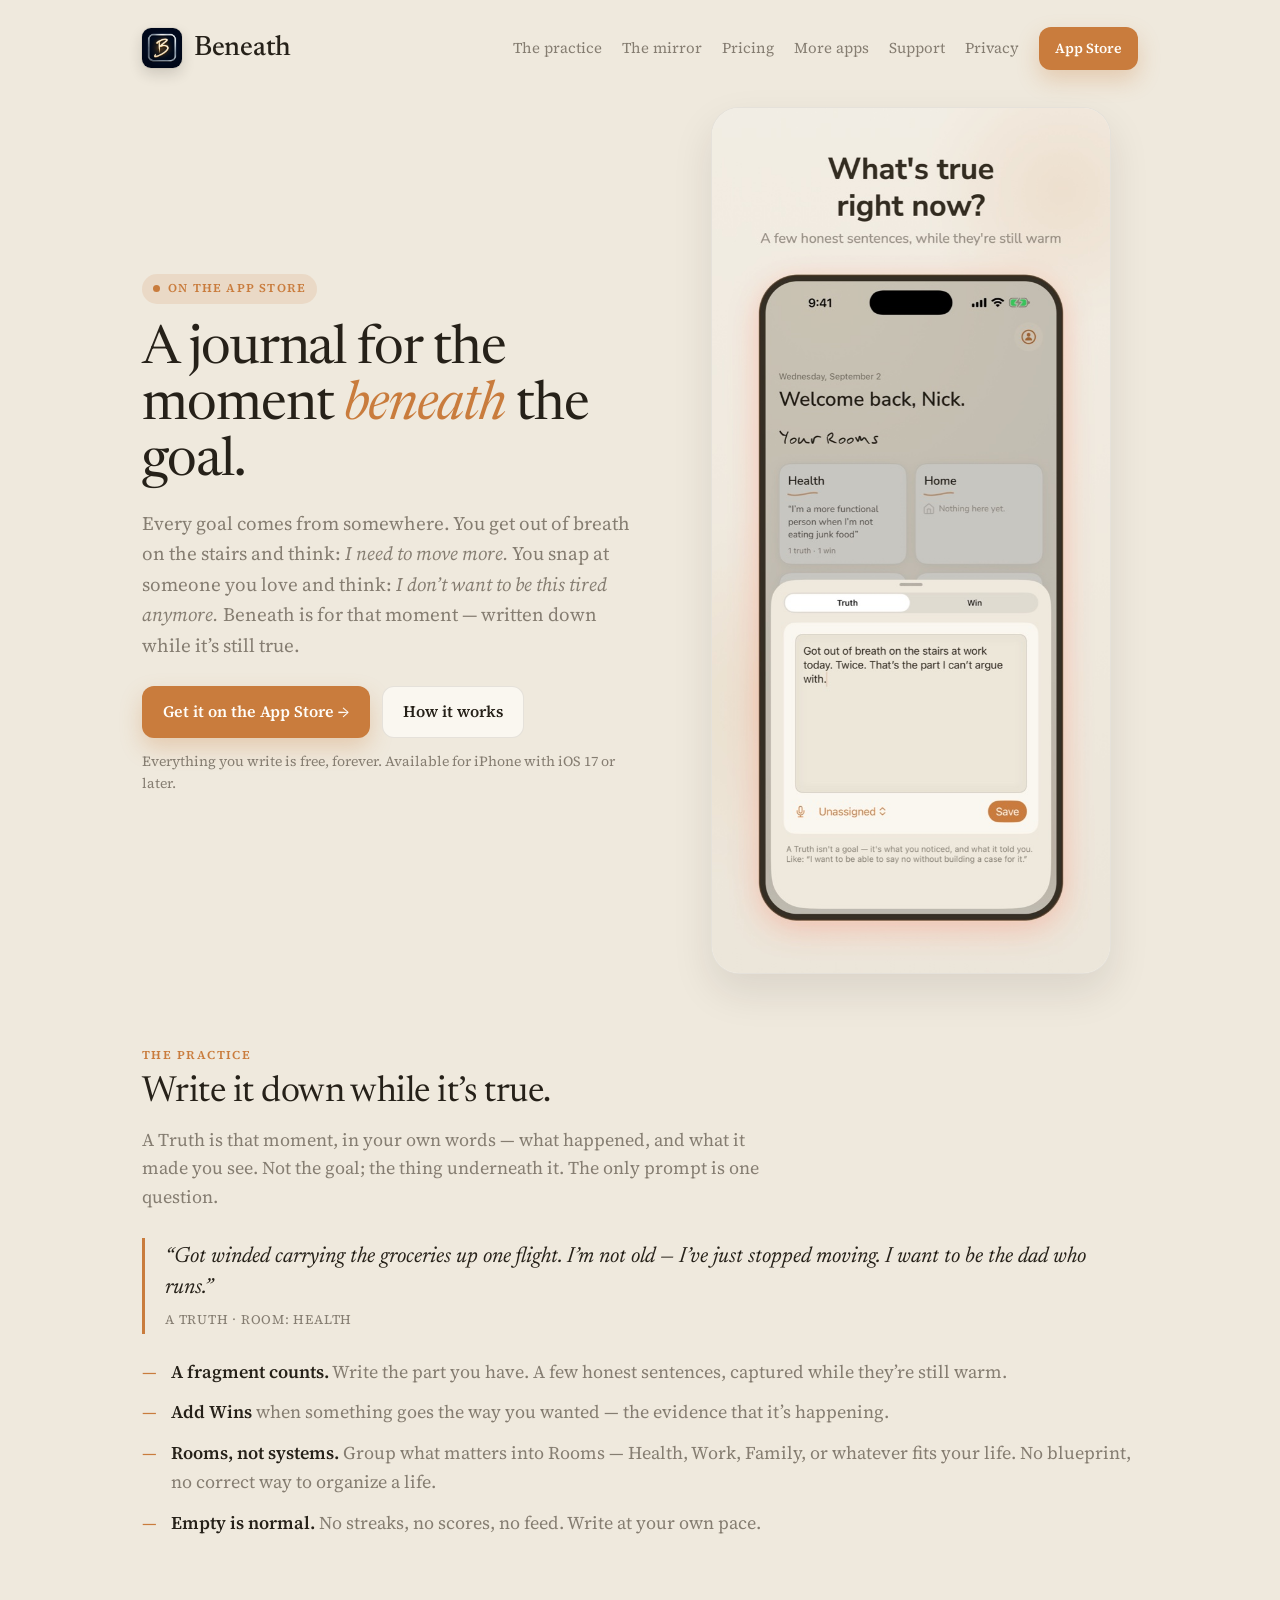
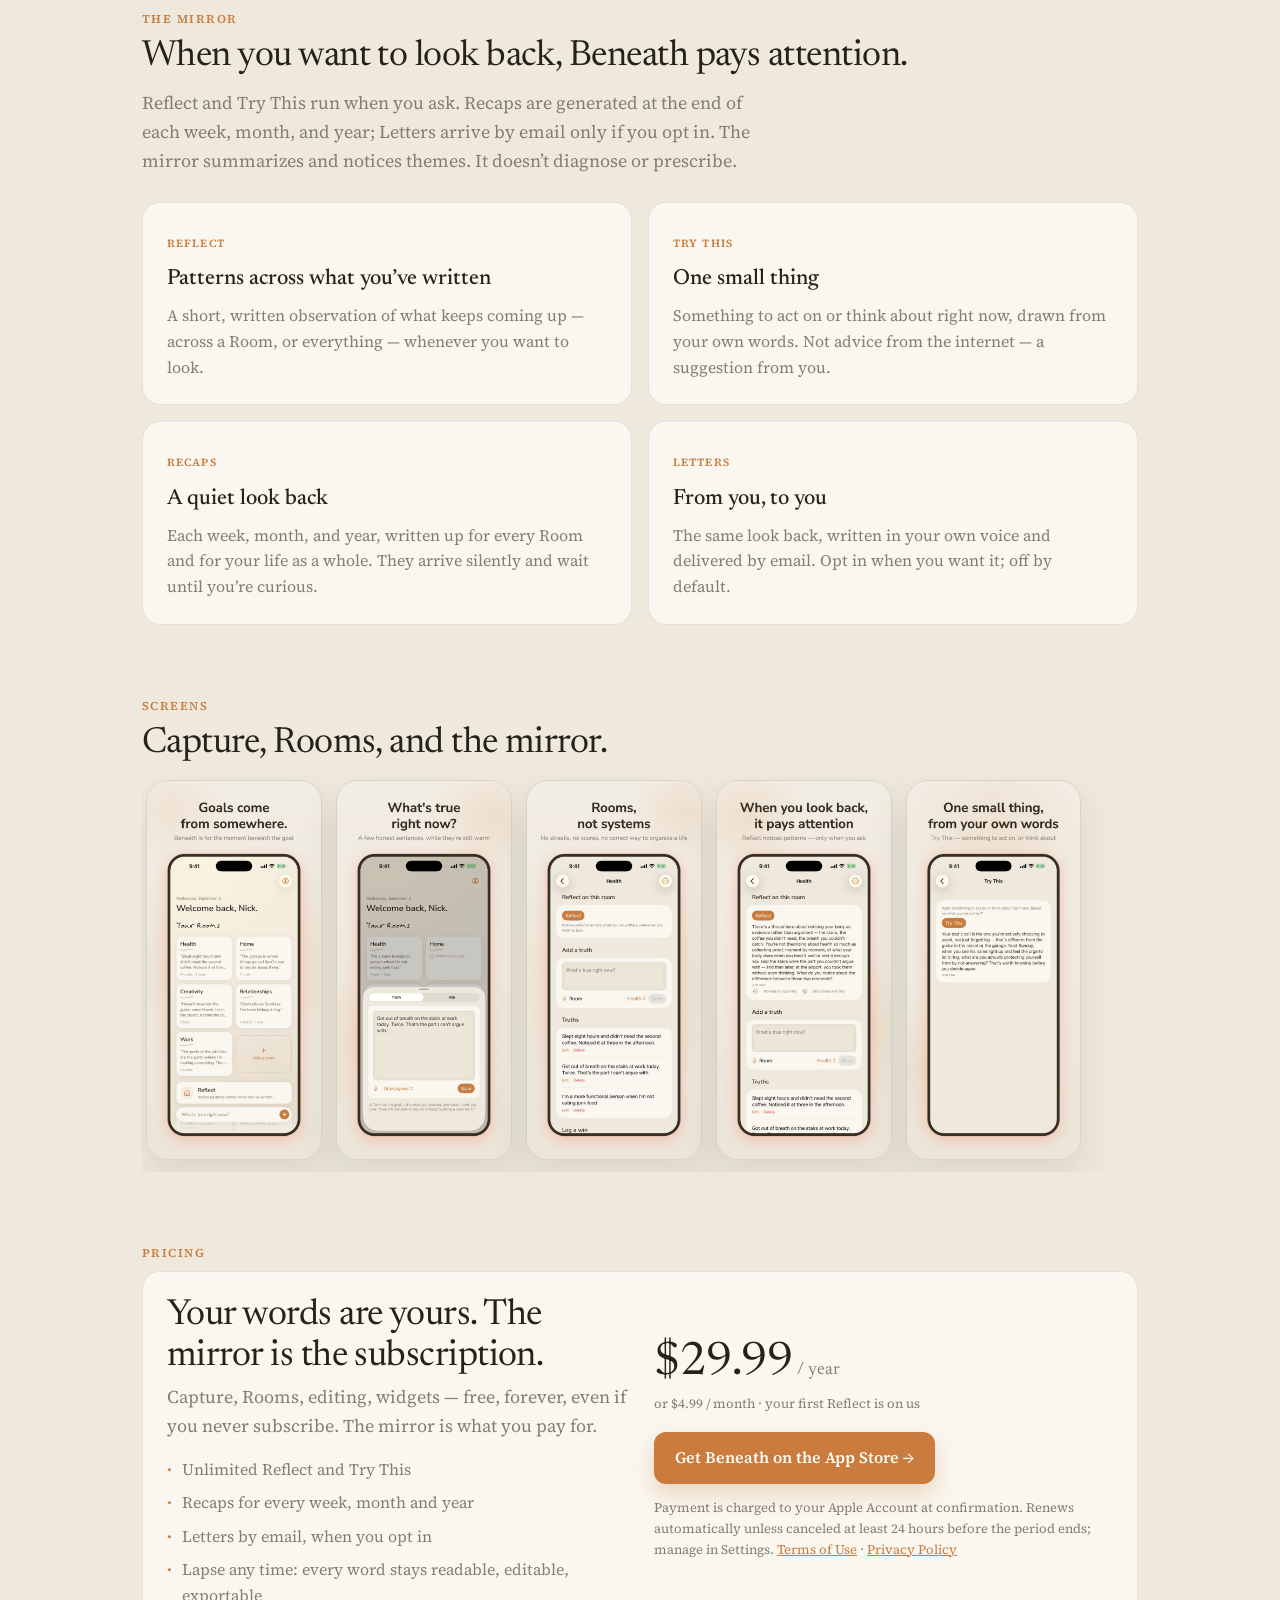
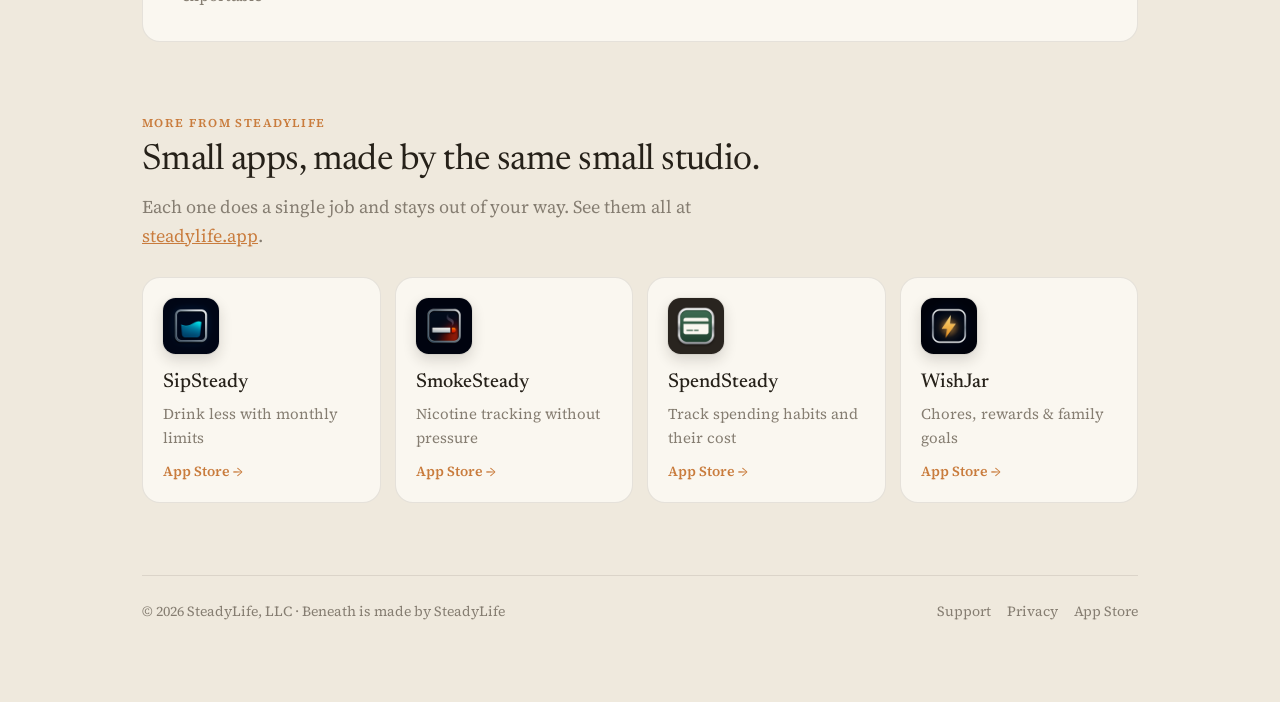
<file: index.html>
<!DOCTYPE html>
<html lang="en">
<head>
  <meta charset="utf-8" />
  <title>Beneath – A journal for the moment beneath the goal</title>
  <meta name="viewport" content="width=device-width, initial-scale=1" />
  <meta name="description" content="Beneath is a journal for the moment beneath the goal. Write down what's true while it's true, keep it in Rooms that fit your life, and when you want to look back, let it pay attention. On the App Store." />
  <meta property="og:title" content="Beneath – Truths & Wins" />
  <meta property="og:description" content="Write down what's true while it's true. A journal for honest moments, on-demand reflections, and quiet periodic recaps." />
  <meta property="og:image" content="https://beneath.ink/img/mk-1-home.jpg" />
  <meta property="og:url" content="https://beneath.ink/" />
  <meta name="theme-color" content="#EFE9DD" />
  <link rel="icon" type="image/png" sizes="32x32" href="/img/favicon-32.png?v=20260921" />
  <link rel="icon" type="image/png" sizes="64x64" href="/img/favicon-64.png?v=20260921" />
  <link rel="apple-touch-icon" href="/img/apple-touch-icon.png?v=20260921" />
  <meta name="apple-itunes-app" content="app-id=6801366688" />
  <link rel="preconnect" href="https://fonts.googleapis.com" />
  <link rel="preconnect" href="https://fonts.gstatic.com" crossorigin />
  <link href="https://fonts.googleapis.com/css2?family=Newsreader:ital,opsz,wght@0,6..72,400;0,6..72,500;1,6..72,400&family=Source+Serif+4:ital,opsz,wght@0,8..60,400;0,8..60,600;1,8..60,400&display=swap" rel="stylesheet" />
  <link rel="stylesheet" href="/site.css" />
  <link rel="canonical" href="https://beneath.ink/" />
<meta name="google-site-verification" content="kTJc04ZSATPjsQ_GRg8Z7I7utS1Azu69BWrXhd5bir4" />
</head>
<body>
  <div class="shell">
    <header>
      <a class="wordmark" href="/">
        <img src="/img/icon-512.png?v=20260921" alt="" width="40" height="40" />
        <span>Beneath</span>
      </a>
      <nav>
        <a href="#practice">The practice</a>
        <a href="#mirror">The mirror</a>
        <a href="#pricing">Pricing</a>
        <a href="#more">More apps</a>
        <a href="/support.html">Support</a>
        <a href="/privacy.html">Privacy</a>
        <a class="btn btn-primary btn-small" href="https://apps.apple.com/app/id6801366688" target="_blank" rel="noopener">App Store</a>
      </nav>
    </header>

    <main>
      <section class="hero">
        <div>
          <div class="chip"><span class="dot"></span>On the App Store</div>
          <h1>A journal for the moment <em>beneath</em> the goal.</h1>
          <p class="lede">
            Every goal comes from somewhere. You get out of breath on the stairs and think: <em>I need to move more.</em> You snap at someone you love and think: <em>I don&rsquo;t want to be this tired anymore.</em> Beneath is for that moment — written down while it&rsquo;s still true.
          </p>
          <div class="cta-row">
            <a class="btn btn-primary" href="https://apps.apple.com/app/id6801366688" target="_blank" rel="noopener">Get it on the App Store →</a>
            <a class="btn btn-ghost" href="#practice">How it works</a>
          </div>
          <p class="cta-note">Everything you write is free, forever. Available for iPhone with iOS 17 or later.</p>
        </div>
        <div class="hero-shot">
          <img src="/img/mk-2-capture.jpg" alt="Beneath — What's true right now?" />
        </div>
      </section>

      <section id="practice">
        <p class="eyebrow">The practice</p>
        <h2>Write it down while it&rsquo;s true.</h2>
        <p class="sub">A Truth is that moment, in your own words — what happened, and what it made you see. Not the goal; the thing underneath it. The only prompt is one question.</p>
        <blockquote class="truth">
          &ldquo;Got winded carrying the groceries up one flight. I&rsquo;m not old — I&rsquo;ve just stopped moving. I want to be the dad who runs.&rdquo;
          <small>A Truth · Room: Health</small>
        </blockquote>
        <ul class="principles">
          <li><span><strong>A fragment counts.</strong> Write the part you have. A few honest sentences, captured while they&rsquo;re still warm.</span></li>
          <li><span><strong>Add Wins</strong> when something goes the way you wanted — the evidence that it&rsquo;s happening.</span></li>
          <li><span><strong>Rooms, not systems.</strong> Group what matters into Rooms — Health, Work, Family, or whatever fits your life. No blueprint, no correct way to organize a life.</span></li>
          <li><span><strong>Empty is normal.</strong> No streaks, no scores, no feed. Write at your own pace.</span></li>
        </ul>
      </section>

      <section id="mirror">
        <p class="eyebrow">The mirror</p>
        <h2>When you want to look back, Beneath pays attention.</h2>
        <p class="sub">Reflect and Try This run when you ask. Recaps are generated at the end of each week, month, and year; Letters arrive by email only if you opt in. The mirror summarizes and notices themes. It doesn&rsquo;t diagnose or prescribe.</p>
        <div class="mirror">
          <div class="card">
            <span class="tag">Reflect</span>
            <h3>Patterns across what you&rsquo;ve written</h3>
            <p>A short, written observation of what keeps coming up — across a Room, or everything — whenever you want to look.</p>
          </div>
          <div class="card">
            <span class="tag">Try This</span>
            <h3>One small thing</h3>
            <p>Something to act on or think about right now, drawn from your own words. Not advice from the internet — a suggestion from you.</p>
          </div>
          <div class="card">
            <span class="tag">Recaps</span>
            <h3>A quiet look back</h3>
            <p>Each week, month, and year, written up for every Room and for your life as a whole. They arrive silently and wait until you&rsquo;re curious.</p>
          </div>
          <div class="card">
            <span class="tag">Letters</span>
            <h3>From you, to you</h3>
            <p>The same look back, written in your own voice and delivered by email. Opt in when you want it; off by default.</p>
          </div>
        </div>
      </section>

      <section>
        <p class="eyebrow">Screens</p>
        <h2>Capture, Rooms, and the mirror.</h2>
        <div class="gallery">
          <a href="/img/mk-1-home.jpg" target="_blank" rel="noopener"><img src="/img/mk-1-home.jpg" alt="Beneath home — your Rooms and recent Truths" loading="lazy" /></a>
          <a href="/img/mk-2-capture.jpg" target="_blank" rel="noopener"><img src="/img/mk-2-capture.jpg" alt="Capture — what's true right now?" loading="lazy" /></a>
          <a href="/img/mk-3-room.jpg" target="_blank" rel="noopener"><img src="/img/mk-3-room.jpg" alt="A Room with its Truths and Wins" loading="lazy" /></a>
          <a href="/img/mk-4-reflect.jpg" target="_blank" rel="noopener"><img src="/img/mk-4-reflect.jpg" alt="Reflect — patterns across what you've written" loading="lazy" /></a>
          <a href="/img/mk-5-trythis.jpg" target="_blank" rel="noopener"><img src="/img/mk-5-trythis.jpg" alt="Try This — one small thing to act on" loading="lazy" /></a>
        </div>
      </section>

      <section id="pricing">
        <p class="eyebrow">Pricing</p>
        <div class="card pricing">
          <div>
            <h2 style="margin-bottom:6px;">Your words are yours. The mirror is the subscription.</h2>
            <p class="sub" style="margin-bottom:0;">Capture, Rooms, editing, widgets — free, forever, even if you never subscribe. The mirror is what you pay for.</p>
            <ul>
              <li>Unlimited Reflect and Try This</li>
              <li>Recaps for every week, month and year</li>
              <li>Letters by email, when you opt in</li>
              <li>Lapse any time: every word stays readable, editable, exportable</li>
            </ul>
          </div>
          <div>
            <div class="price">$29.99<small> / year</small></div>
            <p class="fine" style="margin:8px 0 18px;">or $4.99 / month · your first Reflect is on us</p>
            <a class="btn btn-primary" href="https://apps.apple.com/app/id6801366688" target="_blank" rel="noopener">Get Beneath on the App Store →</a>
            <p class="fine" style="margin-top:14px;">Payment is charged to your Apple Account at confirmation. Renews automatically unless canceled at least 24 hours before the period ends; manage in Settings. <a href="https://www.apple.com/legal/internet-services/itunes/dev/stdeula/" target="_blank" rel="noopener">Terms of Use</a> · <a href="/privacy.html">Privacy Policy</a></p>
          </div>
        </div>
      </section>

      <section id="more">
        <p class="eyebrow">More from SteadyLife</p>
        <h2>Small apps, made by the same small studio.</h2>
        <p class="sub">Each one does a single job and stays out of your way. See them all at <a href="https://steadylife.app/">steadylife.app</a>.</p>
        <div class="more-grid">
          <a class="more-card" href="https://apps.apple.com/app/id6755796430" target="_blank" rel="noopener">
            <img src="/img/sipsteady.png" alt="" width="56" height="56" />
            <span class="more-name">SipSteady</span>
            <span class="more-sub">Drink less with monthly limits</span>
            <span class="more-cta">App Store →</span>
          </a>
          <a class="more-card" href="https://apps.apple.com/app/id6803258229" target="_blank" rel="noopener">
            <img src="/img/smokesteady.png" alt="" width="56" height="56" />
            <span class="more-name">SmokeSteady</span>
            <span class="more-sub">Nicotine tracking without pressure</span>
            <span class="more-cta">App Store →</span>
          </a>
          <a class="more-card" href="https://apps.apple.com/app/id6804992060" target="_blank" rel="noopener">
            <img src="/img/spendsteady.png" alt="" width="56" height="56" />
            <span class="more-name">SpendSteady</span>
            <span class="more-sub">Track spending habits and their cost</span>
            <span class="more-cta">App Store →</span>
          </a>
          <a class="more-card" href="https://apps.apple.com/app/id6804933445" target="_blank" rel="noopener">
            <img src="/img/wishjar.png" alt="" width="56" height="56" />
            <span class="more-name">WishJar</span>
            <span class="more-sub">Chores, rewards & family goals</span>
            <span class="more-cta">App Store →</span>
          </a>
        </div>
      </section>
    </main>

    <footer>
      <div>© 2026 SteadyLife, LLC · Beneath is made by <a href="https://steadylife.app/">SteadyLife</a></div>
      <div class="links">
        <a href="/support.html">Support</a>
        <a href="/privacy.html">Privacy</a>
        <a href="https://apps.apple.com/app/id6801366688" target="_blank" rel="noopener">App Store</a>
      </div>
    </footer>
  </div>
</body>
</html>
</file>
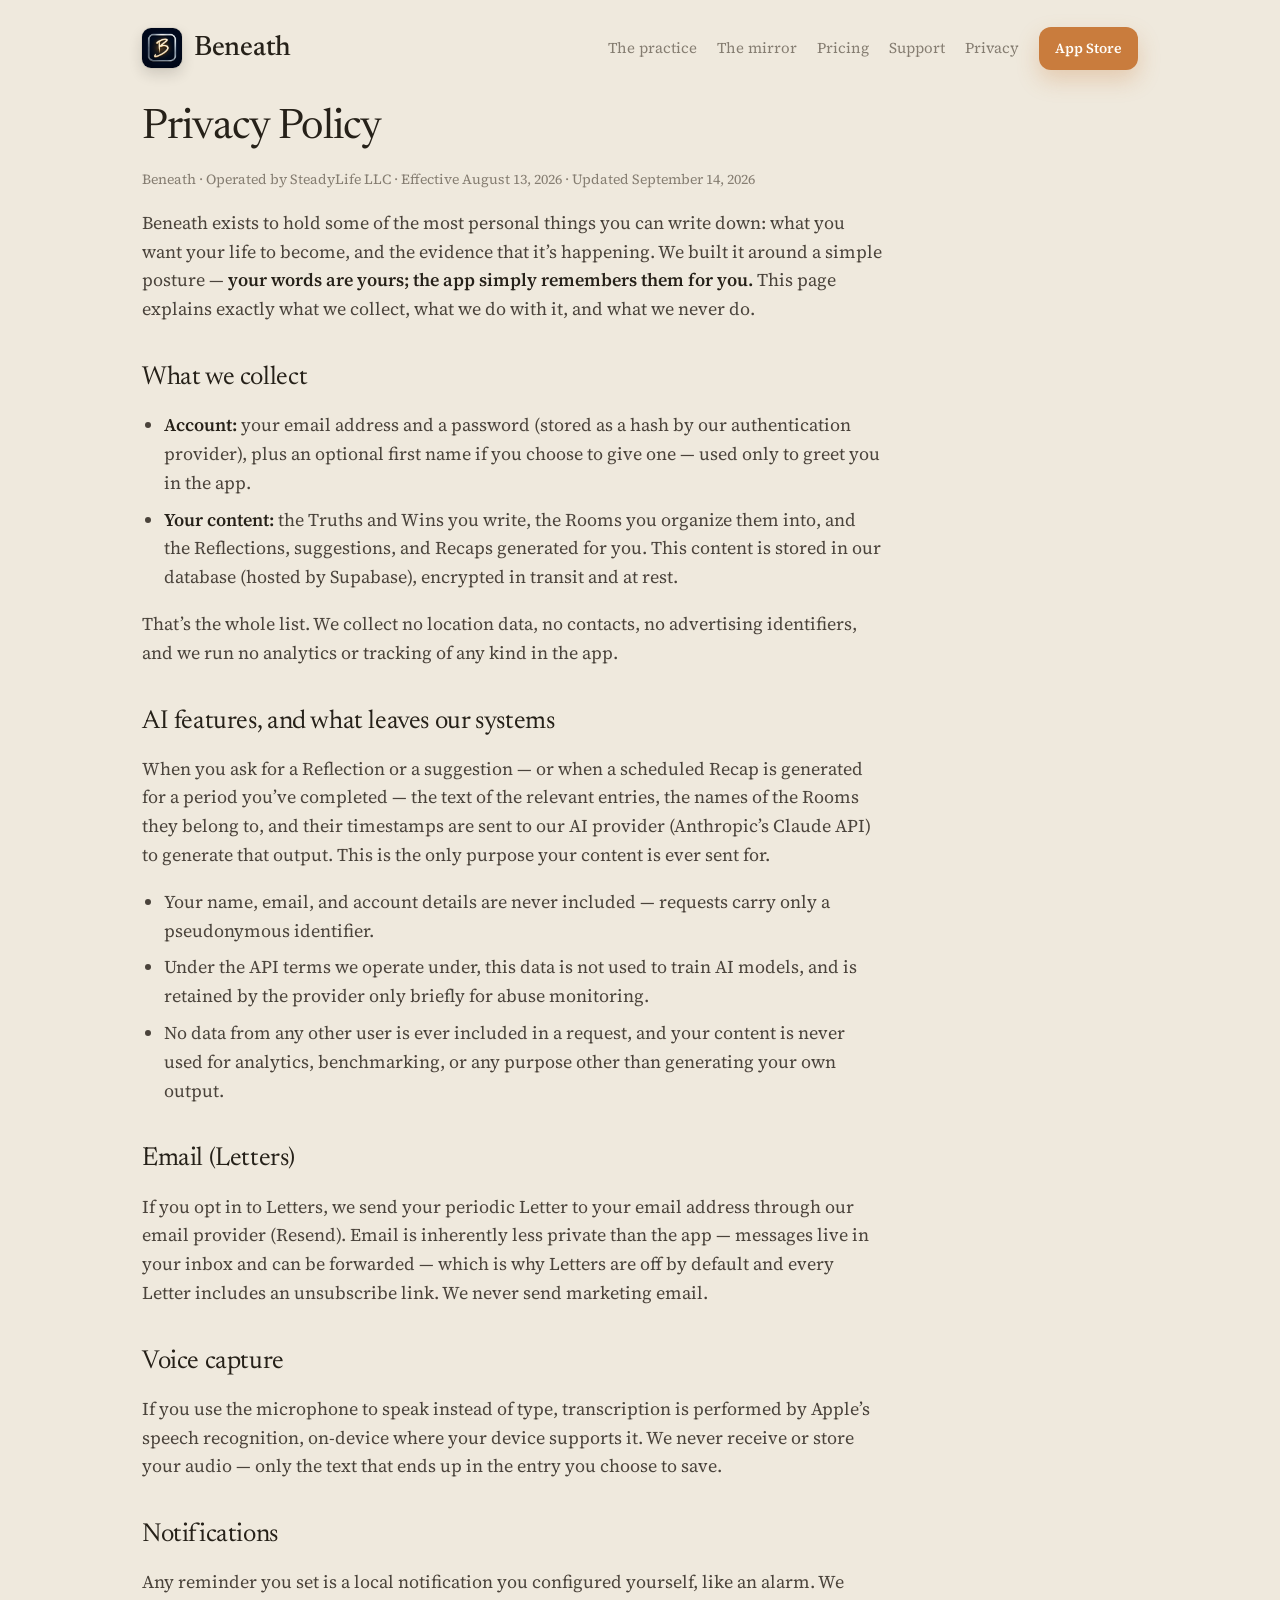
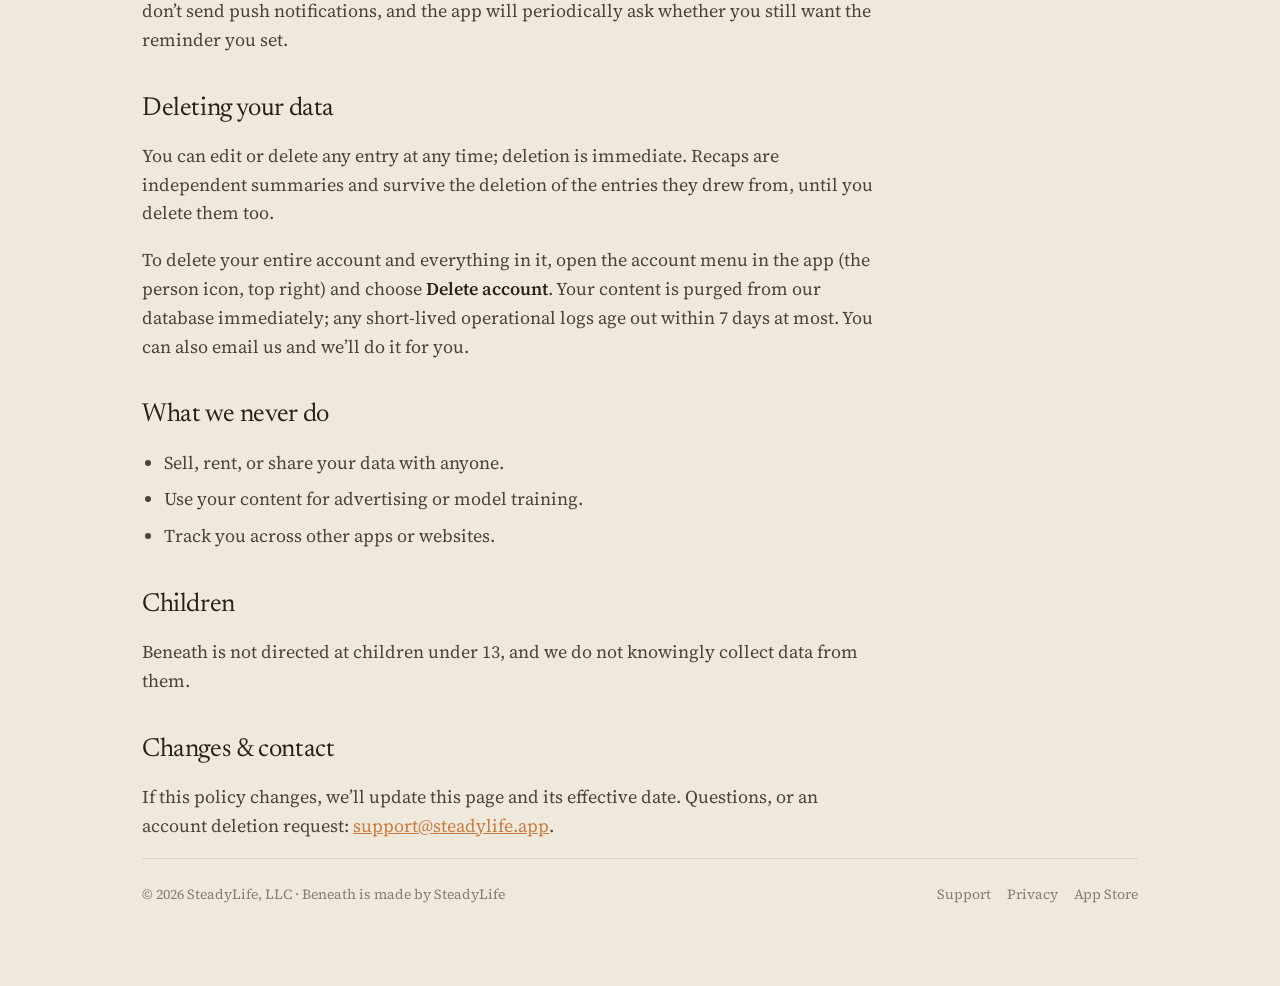
<file: privacy.html>
<!DOCTYPE html>
<html lang="en">
<head>
  <meta charset="utf-8" />
  <title>Privacy Policy – Beneath</title>
  <meta name="viewport" content="width=device-width, initial-scale=1" />
  <meta name="description" content="Beneath Privacy Policy – what the journal collects, what leaves our systems for AI features, and how to delete everything." />
  <link rel="icon" type="image/png" sizes="32x32" href="/img/favicon-32.png?v=20260921" />
  <link rel="apple-touch-icon" href="/img/apple-touch-icon.png?v=20260921" />
  <link rel="preconnect" href="https://fonts.googleapis.com" />
  <link rel="preconnect" href="https://fonts.gstatic.com" crossorigin />
  <link href="https://fonts.googleapis.com/css2?family=Newsreader:ital,opsz,wght@0,6..72,400;0,6..72,500;1,6..72,400&family=Source+Serif+4:ital,opsz,wght@0,8..60,400;0,8..60,600;1,8..60,400&display=swap" rel="stylesheet" />
  <link rel="stylesheet" href="/site.css" />
  <link rel="canonical" href="https://beneath.ink/privacy" />
</head>
<body>
  <div class="shell">
    <header>
      <a class="wordmark" href="/">
        <img src="/img/icon-512.png?v=20260921" alt="" width="40" height="40" />
        <span>Beneath</span>
      </a>
      <nav>
        <a href="/#practice">The practice</a>
        <a href="/#mirror">The mirror</a>
        <a href="/#pricing">Pricing</a>
        <a href="/support.html">Support</a>
        <a href="/privacy.html">Privacy</a>
        <a class="btn btn-primary btn-small" href="https://apps.apple.com/app/id6801366688" target="_blank" rel="noopener">App Store</a>
      </nav>
    </header>

    <main class="prose">
      <h1>Privacy Policy</h1>
      <p class="meta">Beneath · Operated by SteadyLife LLC · Effective August 13, 2026 · Updated September 14, 2026</p>
      <p>Beneath exists to hold some of the most personal things you can write down: what you want your life to become, and the evidence that it&rsquo;s happening. We built it around a simple posture — <strong>your words are yours; the app simply remembers them for you.</strong> This page explains exactly what we collect, what we do with it, and what we never do.</p>

      <h2>What we collect</h2>
      <ul>
        <li><strong>Account:</strong> your email address and a password (stored as a hash by our authentication provider), plus an optional first name if you choose to give one — used only to greet you in the app.</li>
        <li><strong>Your content:</strong> the Truths and Wins you write, the Rooms you organize them into, and the Reflections, suggestions, and Recaps generated for you. This content is stored in our database (hosted by Supabase), encrypted in transit and at rest.</li>
      </ul>
      <p>That&rsquo;s the whole list. We collect no location data, no contacts, no advertising identifiers, and we run no analytics or tracking of any kind in the app.</p>

      <h2>AI features, and what leaves our systems</h2>
      <p>When you ask for a Reflection or a suggestion — or when a scheduled Recap is generated for a period you&rsquo;ve completed — the text of the relevant entries, the names of the Rooms they belong to, and their timestamps are sent to our AI provider (Anthropic&rsquo;s Claude API) to generate that output. This is the only purpose your content is ever sent for.</p>
      <ul>
        <li>Your name, email, and account details are never included — requests carry only a pseudonymous identifier.</li>
        <li>Under the API terms we operate under, this data is not used to train AI models, and is retained by the provider only briefly for abuse monitoring.</li>
        <li>No data from any other user is ever included in a request, and your content is never used for analytics, benchmarking, or any purpose other than generating your own output.</li>
      </ul>

      <h2>Email (Letters)</h2>
      <p>If you opt in to Letters, we send your periodic Letter to your email address through our email provider (Resend). Email is inherently less private than the app — messages live in your inbox and can be forwarded — which is why Letters are off by default and every Letter includes an unsubscribe link. We never send marketing email.</p>

      <h2>Voice capture</h2>
      <p>If you use the microphone to speak instead of type, transcription is performed by Apple&rsquo;s speech recognition, on-device where your device supports it. We never receive or store your audio — only the text that ends up in the entry you choose to save.</p>

      <h2>Notifications</h2>
      <p>Any reminder you set is a local notification you configured yourself, like an alarm. We don&rsquo;t send push notifications, and the app will periodically ask whether you still want the reminder you set.</p>

      <h2>Deleting your data</h2>
      <p>You can edit or delete any entry at any time; deletion is immediate. Recaps are independent summaries and survive the deletion of the entries they drew from, until you delete them too.</p>
      <p>To delete your entire account and everything in it, open the account menu in the app (the person icon, top right) and choose <strong>Delete account</strong>. Your content is purged from our database immediately; any short-lived operational logs age out within 7 days at most. You can also email us and we&rsquo;ll do it for you.</p>

      <h2>What we never do</h2>
      <ul>
        <li>Sell, rent, or share your data with anyone.</li>
        <li>Use your content for advertising or model training.</li>
        <li>Track you across other apps or websites.</li>
      </ul>

      <h2>Children</h2>
      <p>Beneath is not directed at children under 13, and we do not knowingly collect data from them.</p>

      <h2>Changes &amp; contact</h2>
      <p>If this policy changes, we&rsquo;ll update this page and its effective date. Questions, or an account deletion request: <a href="mailto:support@steadylife.app">support@steadylife.app</a>.</p>
    </main>

    <footer>
      <div>© 2026 SteadyLife, LLC · Beneath is made by <a href="https://steadylife.app/">SteadyLife</a></div>
      <div class="links">
        <a href="/support.html">Support</a>
        <a href="/privacy.html">Privacy</a>
        <a href="https://apps.apple.com/app/id6801366688" target="_blank" rel="noopener">App Store</a>
      </div>
    </footer>
  </div>
</body>
</html>
</file>
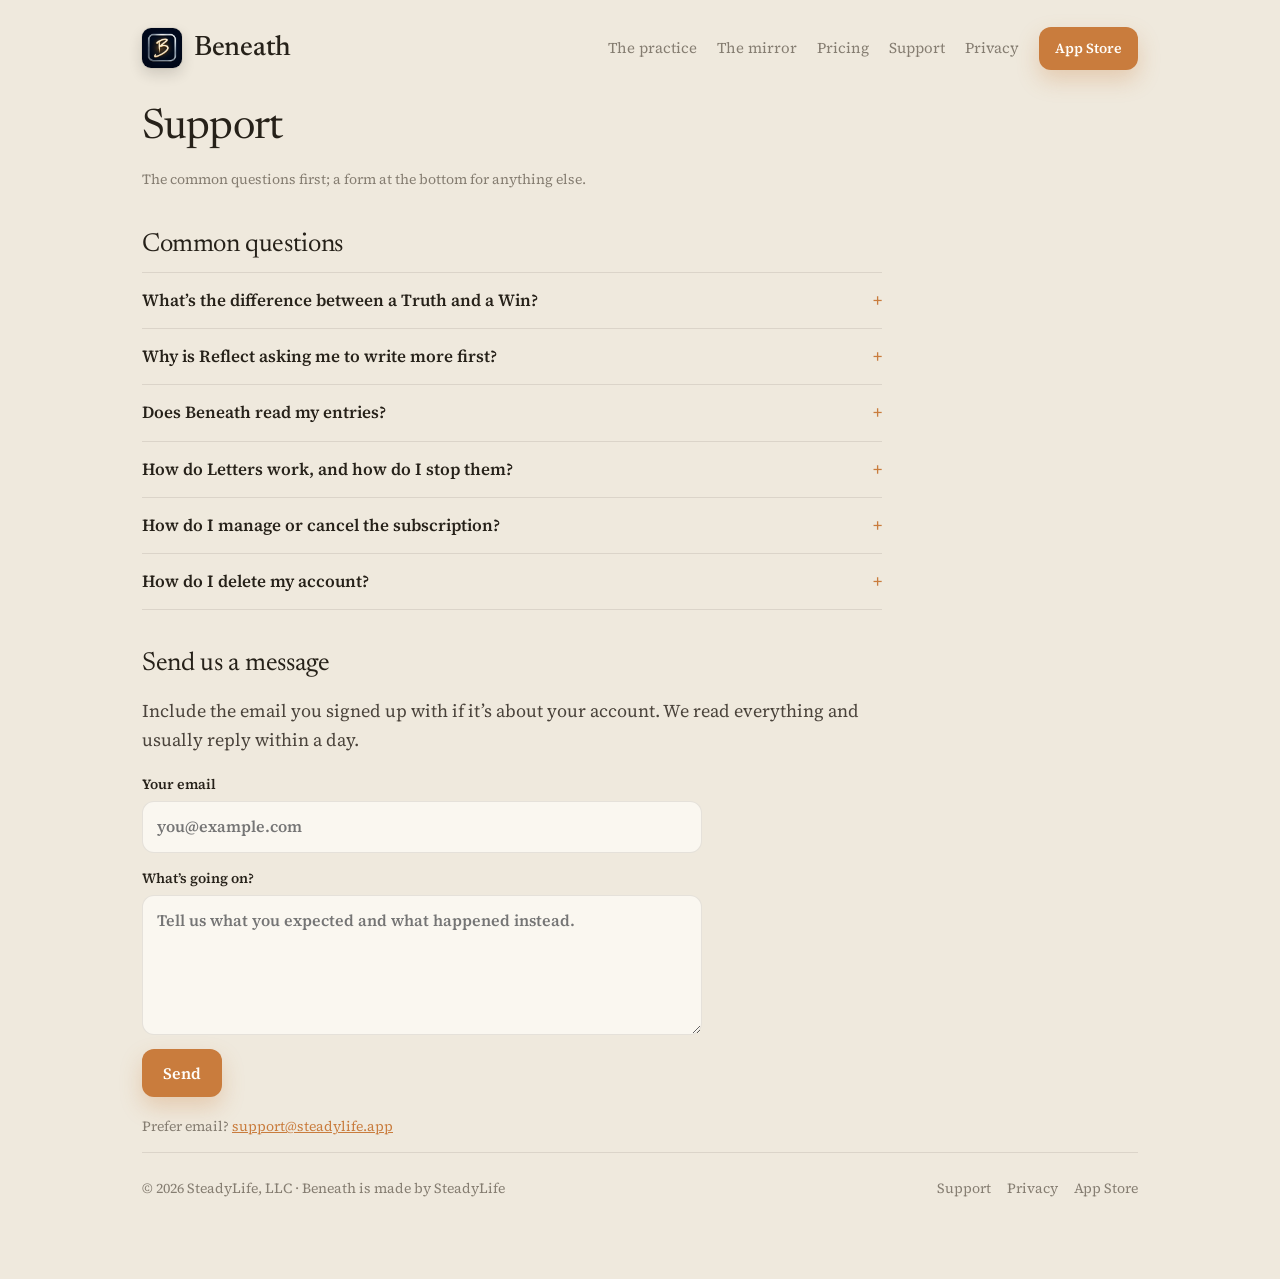
<file: support.html>
<!DOCTYPE html>
<html lang="en">
<head>
  <meta charset="utf-8" />
  <title>Support – Beneath</title>
  <meta name="viewport" content="width=device-width, initial-scale=1" />
  <meta name="description" content="Help with Beneath: Truths, Wins, Rooms, the mirror, Letters, subscriptions, and deleting your account." />
  <link rel="icon" type="image/png" sizes="32x32" href="/img/favicon-32.png?v=20260921" />
  <link rel="apple-touch-icon" href="/img/apple-touch-icon.png?v=20260921" />
  <link rel="preconnect" href="https://fonts.googleapis.com" />
  <link rel="preconnect" href="https://fonts.gstatic.com" crossorigin />
  <link href="https://fonts.googleapis.com/css2?family=Newsreader:ital,opsz,wght@0,6..72,400;0,6..72,500;1,6..72,400&family=Source+Serif+4:ital,opsz,wght@0,8..60,400;0,8..60,600;1,8..60,400&display=swap" rel="stylesheet" />
  <link rel="stylesheet" href="/site.css" />
  <link rel="canonical" href="https://beneath.ink/support" />
</head>
<body>
  <div class="shell">
    <header>
      <a class="wordmark" href="/">
        <img src="/img/icon-512.png?v=20260921" alt="" width="40" height="40" />
        <span>Beneath</span>
      </a>
      <nav>
        <a href="/#practice">The practice</a>
        <a href="/#mirror">The mirror</a>
        <a href="/#pricing">Pricing</a>
        <a href="/support.html">Support</a>
        <a href="/privacy.html">Privacy</a>
        <a class="btn btn-primary btn-small" href="https://apps.apple.com/app/id6801366688" target="_blank" rel="noopener">App Store</a>
      </nav>
    </header>

    <main class="prose">
      <h1>Support</h1>
      <p class="meta">The common questions first; a form at the bottom for anything else.</p>

      <h2>Common questions</h2>
      <details>
        <summary>What&rsquo;s the difference between a Truth and a Win?</summary>
        <p>A Truth is what you noticed and what it told you — the moment underneath a goal, not the goal. A Win is something that went the way you wanted: the evidence it&rsquo;s happening. Both live in Rooms; both are yours to edit or delete.</p>
      </details>
      <details>
        <summary>Why is Reflect asking me to write more first?</summary>
        <p>Reflect and Try This work from what you&rsquo;ve written, so they wait until there&rsquo;s something to draw on — a handful of Truths over a couple of days. Your first Reflection is free; after that the mirror is part of the subscription.</p>
      </details>
      <details>
        <summary>Does Beneath read my entries?</summary>
        <p>Reflect and Try This run when you ask. Recaps are generated for completed weeks, months, and years. These features send the relevant entries to an AI model to write their output, with no name or email attached, and that text is not used to train anything. Nobody at SteadyLife reads your journal. Details in the <a href="/privacy.html">Privacy Policy</a>.</p>
      </details>
      <details>
        <summary>How do Letters work, and how do I stop them?</summary>
        <p>Letters are Recaps written as if from you to you, sent by email. They&rsquo;re off until you turn them on (account menu → Letter), and every Letter has an unsubscribe link. Turn them off any time in the same place.</p>
      </details>
      <details>
        <summary>How do I manage or cancel the subscription?</summary>
        <p>Settings → your name → Subscriptions → Beneath. If you stop subscribing, everything you wrote stays readable, editable and exportable, and any Reflections and Recaps already written stay too. Only the noticing stops.</p>
      </details>
      <details>
        <summary>How do I delete my account?</summary>
        <p>In the app: the person icon (top right) → <strong>Delete account</strong> → confirm. It erases your account and everything in it immediately. Or email us and we&rsquo;ll do it for you.</p>
      </details>

      <h2>Send us a message</h2>
      <p>Include the email you signed up with if it&rsquo;s about your account. We read everything and usually reply within a day.</p>
      <form class="support" name="beneath-support" method="POST" action="/thanks.html" data-netlify="true" netlify-honeypot="bot-field">
        <input type="hidden" name="form-name" value="beneath-support" />
        <p style="position:absolute;left:-9999px;height:0;width:0;overflow:hidden;" aria-hidden="true"><label>Don&rsquo;t fill this out: <input name="bot-field" /></label></p>
        <label>Your email <input type="email" name="email" required placeholder="you@example.com" /></label>
        <label>What&rsquo;s going on? <textarea name="message" required placeholder="Tell us what you expected and what happened instead."></textarea></label>
        <div><button class="btn btn-primary" type="submit">Send</button></div>
      </form>
      <p class="meta" style="margin-top:18px;">Prefer email? <a href="mailto:support@steadylife.app">support@steadylife.app</a></p>
    </main>

    <footer>
      <div>© 2026 SteadyLife, LLC · Beneath is made by <a href="https://steadylife.app/">SteadyLife</a></div>
      <div class="links">
        <a href="/support.html">Support</a>
        <a href="/privacy.html">Privacy</a>
        <a href="https://apps.apple.com/app/id6801366688" target="_blank" rel="noopener">App Store</a>
      </div>
    </footer>
  </div>
</body>
</html>
</file>
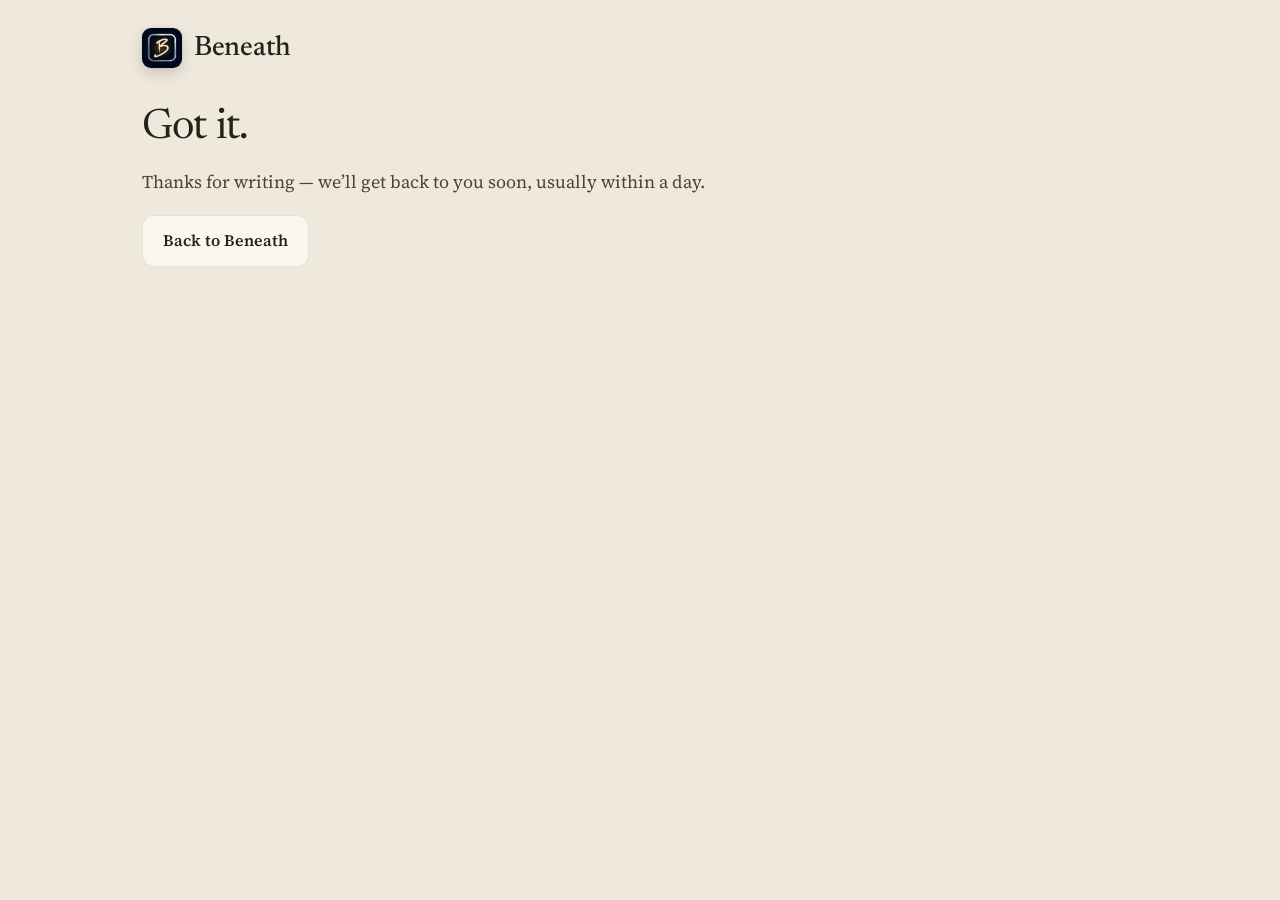
<file: thanks.html>
<!DOCTYPE html>
<html lang="en">
<head>
  <meta charset="utf-8" />
  <title>Thanks – Beneath</title>
  <meta name="viewport" content="width=device-width, initial-scale=1" />
  <meta name="robots" content="noindex" />
  <link rel="icon" type="image/png" sizes="32x32" href="/img/favicon-32.png?v=20260921" />
  <link href="https://fonts.googleapis.com/css2?family=Newsreader:ital,opsz,wght@0,6..72,400;0,6..72,500;1,6..72,400&family=Source+Serif+4:ital,opsz,wght@0,8..60,400;0,8..60,600;1,8..60,400&display=swap" rel="stylesheet" />
  <link rel="stylesheet" href="/site.css" />
  <meta name="robots" content="noindex" />
</head>
<body>
  <div class="shell">
    <header>
      <a class="wordmark" href="/">
        <img src="/img/icon-512.png?v=20260921" alt="" width="40" height="40" />
        <span>Beneath</span>
      </a>
    </header>
    <main class="prose">
      <h1>Got it.</h1>
      <p>Thanks for writing — we&rsquo;ll get back to you soon, usually within a day.</p>
      <p><a class="btn btn-ghost" href="/">Back to Beneath</a></p>
    </main>
  </div>
</body>
</html>
</file>
<file: site.css>
/* Beneath — the app's own palette: warm cream, paper cards, warm ink, copper. */
:root {
  --cream: #EFE9DD;
  --paper: #FAF7F0;
  --paper-2: #EDE7DA;
  --ink: #262119;
  --ink-2: #857D71;
  --copper: #C97C3D;
  --copper-soft: rgba(201, 124, 61, 0.14);
  --divider: rgba(38, 33, 25, 0.10);
  --radius: 18px;
  --shadow: 0 18px 40px rgba(38, 33, 25, 0.10);
}

* { box-sizing: border-box; }
html { scroll-behavior: smooth; }

body {
  margin: 0;
  background: var(--cream);
  color: var(--ink);
  font-family: "Source Serif 4", "New York", Georgia, "Times New Roman", serif;
  font-size: 18px;
  line-height: 1.6;
  -webkit-font-smoothing: antialiased;
}

a { color: var(--copper); }

.shell { max-width: 1040px; margin: 0 auto; padding: 22px 22px 80px; }

/* --- Header --- */
header {
  display: flex; align-items: center; justify-content: space-between;
  gap: 16px; padding: 4px 0 36px; flex-wrap: wrap;
}
.wordmark {
  display: inline-flex; align-items: center; gap: 12px;
  text-decoration: none; color: var(--ink);
  font-family: "Newsreader", "Source Serif 4", Georgia, serif;
  font-weight: 500; font-size: 28px; letter-spacing: -0.01em;
}
.wordmark img {
  width: 40px; height: 40px; border-radius: 22.5%;
  box-shadow: 0 6px 14px rgba(38, 33, 25, 0.16), 0 0 0 1px rgba(38, 33, 25, 0.06);
}
nav { display: flex; align-items: center; gap: 20px; flex-wrap: wrap; }
nav a {
  color: var(--ink-2); text-decoration: none; font-size: 15px;
  font-family: "Source Serif 4", Georgia, serif;
}
nav a:hover { color: var(--ink); }

/* --- Buttons --- */
.btn {
  display: inline-flex; align-items: center; gap: 8px;
  padding: 12px 20px; border-radius: 12px;
  font-size: 16px; text-decoration: none;
  font-family: "Source Serif 4", Georgia, serif; font-weight: 600;
  border: 1px solid transparent;
  transition: transform 0.08s ease-out, box-shadow 0.08s ease-out, background 0.08s ease-out;
}
.btn-primary { background: var(--copper); color: #FFFDF9; box-shadow: 0 10px 22px rgba(201, 124, 61, 0.28); }
.btn-primary:hover { transform: translateY(-1px); box-shadow: 0 14px 26px rgba(201, 124, 61, 0.34); }
.btn-ghost { background: var(--paper); color: var(--ink); border-color: var(--divider); }
.btn-ghost:hover { background: #fff; }
.btn-small { padding: 9px 15px; font-size: 14px; }

/* --- Hero --- */
.hero {
  display: grid; grid-template-columns: minmax(0, 1.05fr) minmax(0, 0.95fr);
  gap: 40px; align-items: center; margin-bottom: 72px;
}
@media (max-width: 860px) { .hero { grid-template-columns: minmax(0, 1fr); } }

.chip {
  display: inline-flex; align-items: center; gap: 8px;
  padding: 5px 11px; border-radius: 999px;
  background: var(--copper-soft); color: var(--copper);
  font-size: 12px; letter-spacing: 0.10em; text-transform: uppercase;
  font-family: "Source Serif 4", Georgia, serif; font-weight: 600;
  margin-bottom: 18px;
}
.chip .dot { width: 7px; height: 7px; border-radius: 50%; background: var(--copper); }

h1 {
  font-family: "Newsreader", "Source Serif 4", Georgia, serif;
  font-weight: 400; font-size: 54px; line-height: 1.04; letter-spacing: -0.02em;
  margin: 0 0 18px;
}
@media (max-width: 600px) { h1 { font-size: 40px; } }
h1 em { font-style: italic; color: var(--copper); }

.lede { font-size: 19px; color: var(--ink-2); max-width: 520px; margin: 0 0 26px; }
.cta-row { display: flex; gap: 12px; flex-wrap: wrap; align-items: center; }
.cta-note { font-size: 14px; color: var(--ink-2); margin-top: 12px; }

.hero-shot img {
  width: 100%; max-width: 400px; display: block; margin: 0 auto;
  border-radius: 28px; box-shadow: var(--shadow);
  border: 1px solid var(--divider); background: var(--paper);
}

/* --- Sections --- */
section { margin-bottom: 72px; }
.eyebrow {
  font-size: 12px; letter-spacing: 0.12em; text-transform: uppercase;
  color: var(--copper); font-weight: 600; margin: 0 0 8px;
}
h2 {
  font-family: "Newsreader", "Source Serif 4", Georgia, serif;
  font-weight: 400; font-size: 36px; line-height: 1.12; letter-spacing: -0.015em;
  margin: 0 0 12px;
}
.sub { color: var(--ink-2); max-width: 620px; margin: 0 0 26px; }

.card {
  background: var(--paper); border: 1px solid var(--divider);
  border-radius: var(--radius); padding: 24px;
  box-shadow: 0 1px 0 rgba(255,255,255,0.6) inset;
}

/* A Truth, quoted */
.truth {
  border-left: 3px solid var(--copper);
  padding: 4px 0 4px 20px; margin: 0 0 24px;
  font-family: "Newsreader", Georgia, serif; font-style: italic; font-size: 22px; line-height: 1.4;
}
.truth small { display: block; font-style: normal; font-family: "Source Serif 4", Georgia, serif; font-size: 13px; color: var(--ink-2); margin-top: 8px; letter-spacing: 0.06em; text-transform: uppercase; }

/* Mirror features */
.mirror { display: grid; grid-template-columns: repeat(2, minmax(0, 1fr)); gap: 16px; }
@media (max-width: 720px) { .mirror { grid-template-columns: minmax(0, 1fr); } }
.mirror h3 { margin: 0 0 6px; font-family: "Newsreader", Georgia, serif; font-weight: 500; font-size: 22px; }
.mirror p { margin: 0; color: var(--ink-2); font-size: 16px; }
.mirror .tag {
  display: inline-block; font-size: 11px; letter-spacing: 0.10em; text-transform: uppercase;
  color: var(--copper); margin-bottom: 10px; font-weight: 600;
}

/* Principles list */
.principles { list-style: none; padding: 0; margin: 0; display: grid; gap: 12px; }
.principles li { display: flex; gap: 14px; align-items: flex-start; color: var(--ink-2); }
.principles li::before { content: "—"; color: var(--copper); flex: 0 0 auto; }
.principles strong { color: var(--ink); font-weight: 600; }

/* Gallery */
.gallery { display: flex; gap: 14px; overflow-x: auto; padding: 4px 4px 12px; scroll-snap-type: x mandatory; }
.gallery a { flex: 0 0 auto; scroll-snap-align: start; }
.gallery img {
  height: 380px; width: auto; display: block; border-radius: 22px;
  border: 1px solid var(--divider); box-shadow: var(--shadow);
}
@media (max-width: 600px) { .gallery img { height: 300px; } }

/* Pricing */
.pricing { display: grid; grid-template-columns: minmax(0, 1fr) minmax(0, 1fr); gap: 28px; align-items: center; }
@media (max-width: 760px) { .pricing { grid-template-columns: minmax(0, 1fr); } }
.price { font-family: "Newsreader", Georgia, serif; font-size: 46px; line-height: 1; letter-spacing: -0.02em; }
.price small { font-size: 18px; color: var(--ink-2); letter-spacing: 0; }
.pricing ul { list-style: none; padding: 0; margin: 16px 0 0; }
.pricing li { display: flex; gap: 10px; align-items: flex-start; margin-bottom: 8px; color: var(--ink-2); font-size: 16px; }
.pricing li::before { content: "·"; color: var(--copper); font-weight: 700; flex: 0 0 auto; }
.fine { font-size: 13px; color: var(--ink-2); }

/* Prose pages */
.prose { max-width: 740px; }
.prose h1 { font-size: 42px; }
.prose h2 { font-size: 26px; margin-top: 40px; }
.prose p, .prose li { color: #4A433B; }
.prose strong { color: var(--ink); font-weight: 600; }
.prose ul { padding-left: 22px; }
.prose li { margin-bottom: 8px; }
.prose .meta { color: var(--ink-2); font-size: 14px; }

/* Forms */
form.support { display: grid; gap: 14px; max-width: 560px; }
form.support label { font-size: 14px; display: grid; gap: 6px; color: var(--ink); font-weight: 600; }
form.support input, form.support textarea {
  font: inherit; font-size: 16px; color: var(--ink);
  background: var(--paper); border: 1px solid var(--divider); border-radius: 12px; padding: 12px 14px;
}
form.support textarea { min-height: 140px; resize: vertical; }
form.support input:focus, form.support textarea:focus { outline: none; border-color: var(--copper); box-shadow: 0 0 0 4px var(--copper-soft); }

/* FAQ */
details { border-top: 1px solid var(--divider); padding: 14px 0; }
details:last-of-type { border-bottom: 1px solid var(--divider); }
summary { cursor: pointer; font-weight: 600; font-size: 17px; list-style: none; display: flex; justify-content: space-between; gap: 16px; }
summary::after { content: "+"; color: var(--copper); }
details[open] summary::after { content: "–"; }
details p { color: var(--ink-2); margin: 10px 0 0; font-size: 16px; }

/* Footer */
footer {
  border-top: 1px solid var(--divider); padding-top: 24px;
  display: flex; justify-content: space-between; gap: 16px; flex-wrap: wrap;
  color: var(--ink-2); font-size: 14px;
}
footer a { color: var(--ink-2); text-decoration: none; }
footer a:hover { color: var(--ink); }
footer .links { display: flex; gap: 16px; flex-wrap: wrap; }

/* More from SteadyLife */
.more-grid { display: grid; grid-template-columns: repeat(4, minmax(0, 1fr)); gap: 14px; }
@media (max-width: 960px) { .more-grid { grid-template-columns: repeat(2, minmax(0, 1fr)); } }
@media (max-width: 720px) { .more-grid { grid-template-columns: minmax(0, 1fr); } }
.more-card {
  display: grid; gap: 4px; text-decoration: none; color: var(--ink);
  background: var(--paper); border: 1px solid var(--divider);
  border-radius: var(--radius); padding: 20px;
  transition: transform 0.08s ease-out, box-shadow 0.08s ease-out;
}
.more-card:hover { transform: translateY(-2px); box-shadow: var(--shadow); }
.more-card img { width: 56px; height: 56px; border-radius: 22.5%; margin-bottom: 8px; box-shadow: 0 6px 14px rgba(38, 33, 25, 0.16), 0 0 0 1px rgba(38,33,25,0.06); }
.more-name { font-family: "Newsreader", Georgia, serif; font-weight: 500; font-size: 20px; }
.more-sub { color: var(--ink-2); font-size: 15px; }
.more-cta { color: var(--copper); font-weight: 600; font-size: 14px; margin-top: 6px; }
</file>
